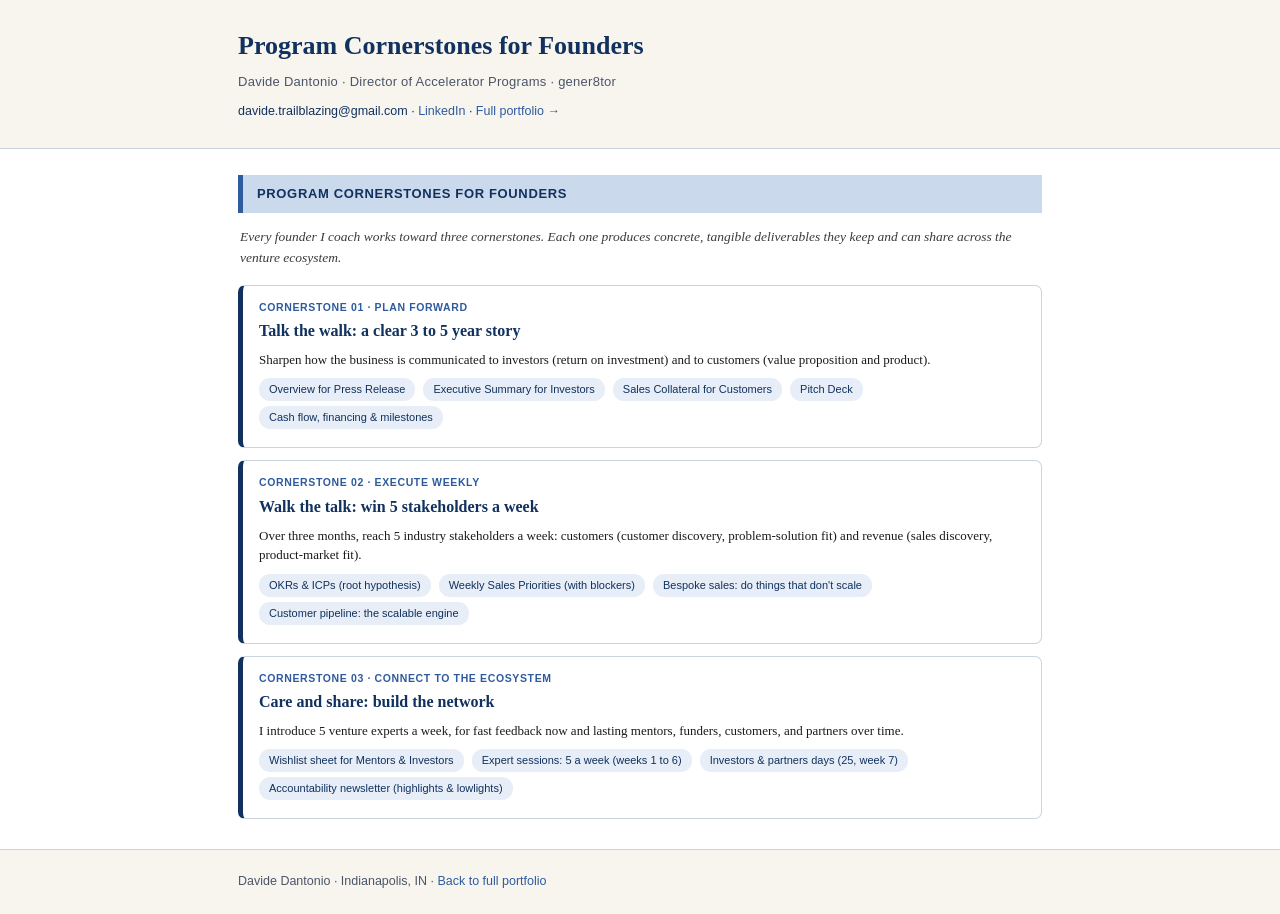
<file: cornerstones.html>
<!DOCTYPE html>
<html lang="en">
<head>
<meta charset="UTF-8">
<link rel="icon" type="image/gif" href="favicon.gif">
<meta name="viewport" content="width=device-width, initial-scale=1.0">
<title>Program Cornerstones for Founders · Davide Dantonio</title>
<meta name="description" content="The three cornerstones of Davide Dantonio's accelerator program for founders, and the tangible deliverables each one produces.">
<style>
  :root{--navy:#11315E;--gold:#2E5A9E;--cream:#f8f5ef;--sand:#E7EEF7;--body:#1a1a1a;--mid:#4a5568;--border:#cbd5e0;}
  *{box-sizing:border-box;margin:0;padding:0;}
  body{font-family:Georgia,'Times New Roman',serif;color:var(--body);background:#fff;line-height:1.55;font-size:15px;}
  .container{max-width:860px;margin:0 auto;padding:0 28px;}
  .top{background:var(--cream);border-bottom:1px solid var(--border);padding:26px 0;}
  .top h1{font-size:26px;color:var(--navy);}
  .top .sub{font-family:'Helvetica Neue',Arial,sans-serif;font-size:13px;color:var(--mid);margin-top:6px;letter-spacing:.02em;}
  .top .contact{font-family:'Helvetica Neue',Arial,sans-serif;font-size:12.5px;color:var(--navy);margin-top:10px;}
  .top .contact a{color:var(--gold);text-decoration:none;}
  .section-title{background:#CBD9EC;border-left:5px solid var(--gold);padding:9px 14px;font-family:'Helvetica Neue',Arial,sans-serif;font-weight:700;letter-spacing:.05em;color:var(--navy);font-size:13px;margin:26px 0 14px;}
  .lead{font-size:13.5px;font-style:italic;color:#3a3a3a;margin:0 2px 16px;}
  .cs{border:1px solid var(--border);border-left:5px solid var(--navy);border-radius:7px;padding:13px 16px;margin-bottom:12px;}
  .cs .lbl{font-family:'Helvetica Neue',Arial,sans-serif;font-size:10.5px;font-weight:700;letter-spacing:.06em;color:var(--gold);}
  .cs .ttl{font-weight:700;color:var(--navy);font-size:16px;margin:4px 0 6px;}
  .cs .desc{font-size:13px;line-height:1.5;}
  .chips{margin-top:9px;font-family:'Helvetica Neue',Arial,sans-serif;font-size:11px;}
  .chip{display:inline-block;background:var(--sand);color:var(--navy);border-radius:11px;padding:3px 10px;margin:0 5px 5px 0;}
  footer{background:var(--cream);border-top:1px solid var(--border);padding:22px 0;margin-top:30px;font-family:'Helvetica Neue',Arial,sans-serif;font-size:12.5px;color:var(--mid);}
  footer a{color:var(--gold);text-decoration:none;}
</style>
</head>
<body>
  <div class="top"><div class="container">
    <h1>Program Cornerstones for Founders</h1>
    <div class="sub">Davide Dantonio &middot; Director of Accelerator Programs &middot; gener8tor</div>
    <div class="contact">davide.trailblazing@gmail.com &middot; <a href="https://www.linkedin.com/in/davide-dantonio">LinkedIn</a> &middot; <a href="./">Full portfolio &rarr;</a></div>
  </div></div>

  <div class="container">
    <div class="section-title">PROGRAM CORNERSTONES FOR FOUNDERS</div>
    <p class="lead">Every founder I coach works toward three cornerstones. Each one produces concrete, tangible deliverables they keep and can share across the venture ecosystem.</p>

    <div class="cs">
      <div class="lbl">CORNERSTONE 01 &middot; PLAN FORWARD</div>
      <div class="ttl">Talk the walk: a clear 3 to 5 year story</div>
      <div class="desc">Sharpen how the business is communicated to investors (return on investment) and to customers (value proposition and product).</div>
      <div class="chips">
        <span class="chip">Overview for Press Release</span>
        <span class="chip">Executive Summary for Investors</span>
        <span class="chip">Sales Collateral for Customers</span>
        <span class="chip">Pitch Deck</span>
        <span class="chip">Cash flow, financing &amp; milestones</span>
      </div>
    </div>

    <div class="cs">
      <div class="lbl">CORNERSTONE 02 &middot; EXECUTE WEEKLY</div>
      <div class="ttl">Walk the talk: win 5 stakeholders a week</div>
      <div class="desc">Over three months, reach 5 industry stakeholders a week: customers (customer discovery, problem-solution fit) and revenue (sales discovery, product-market fit).</div>
      <div class="chips">
        <span class="chip">OKRs &amp; ICPs (root hypothesis)</span>
        <span class="chip">Weekly Sales Priorities (with blockers)</span>
        <span class="chip">Bespoke sales: do things that don't scale</span>
        <span class="chip">Customer pipeline: the scalable engine</span>
      </div>
    </div>

    <div class="cs">
      <div class="lbl">CORNERSTONE 03 &middot; CONNECT TO THE ECOSYSTEM</div>
      <div class="ttl">Care and share: build the network</div>
      <div class="desc">I introduce 5 venture experts a week, for fast feedback now and lasting mentors, funders, customers, and partners over time.</div>
      <div class="chips">
        <span class="chip">Wishlist sheet for Mentors &amp; Investors</span>
        <span class="chip">Expert sessions: 5 a week (weeks 1 to 6)</span>
        <span class="chip">Investors &amp; partners days (25, week 7)</span>
        <span class="chip">Accountability newsletter (highlights &amp; lowlights)</span>
      </div>
    </div>
  </div>

  <footer><div class="container">Davide Dantonio &middot; Indianapolis, IN &middot; <a href="./">Back to full portfolio</a></div></footer>
</body>
</html>
</file>
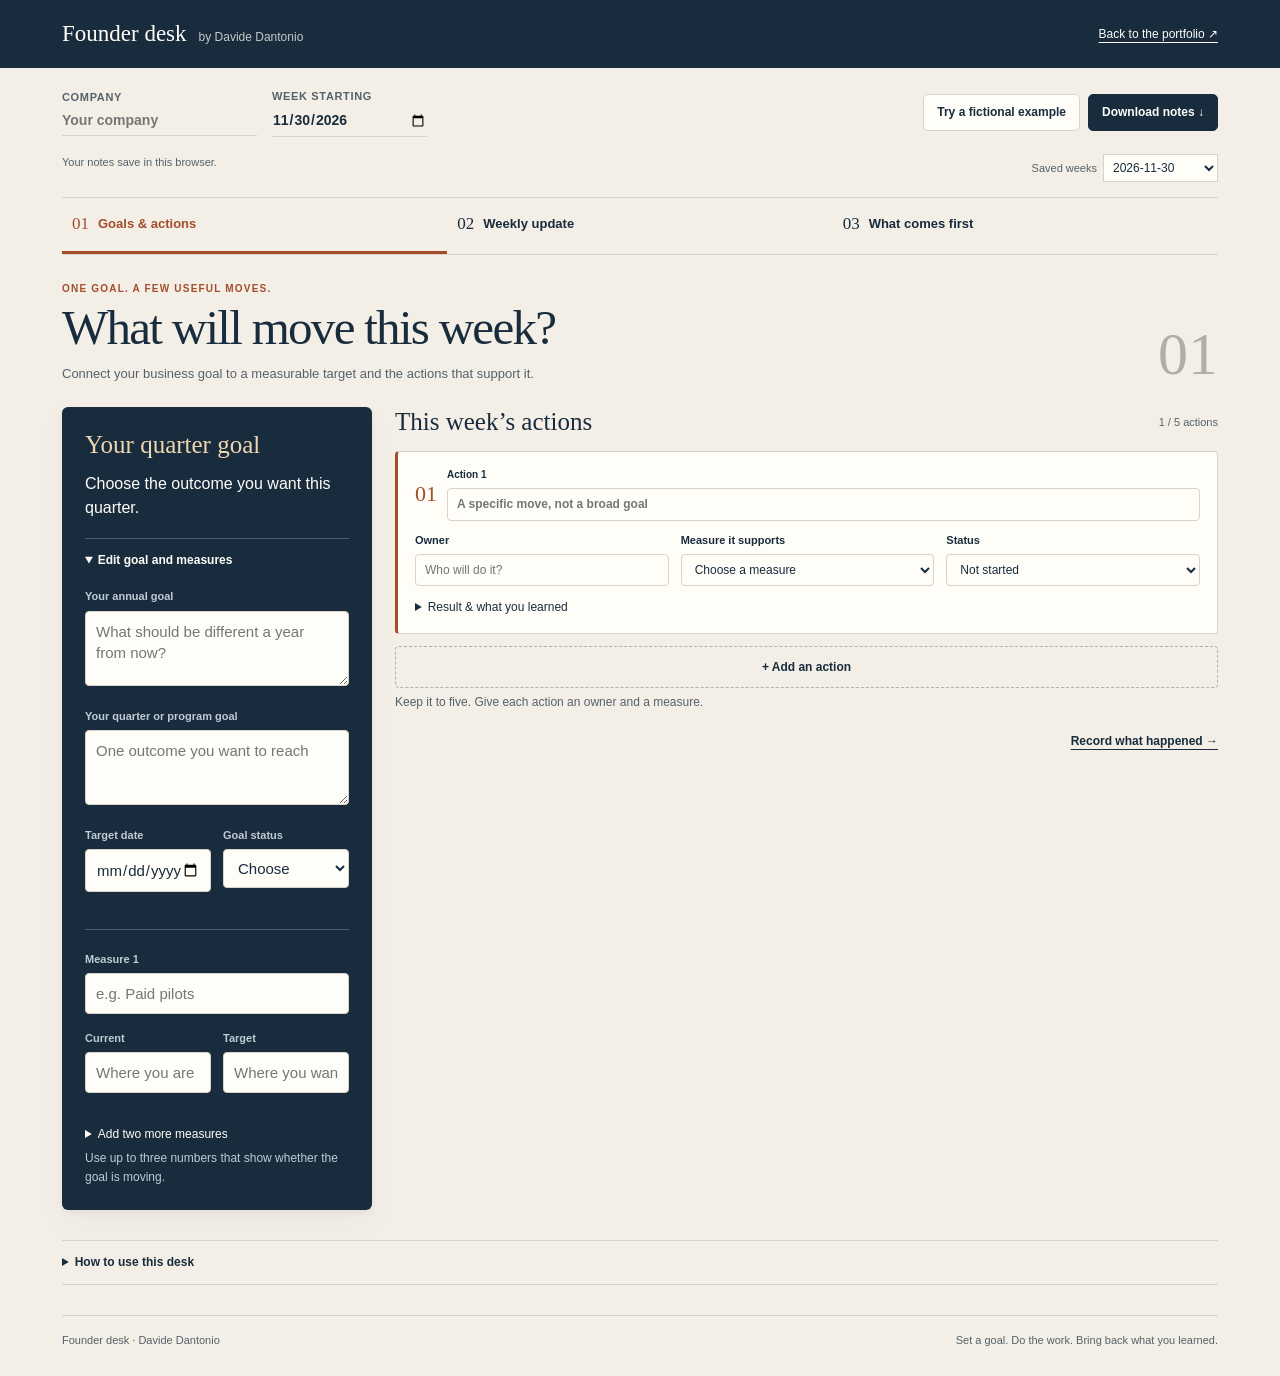
<file: founder-tools.html>
<!doctype html>
<html lang="en">
<head>
<meta charset="utf-8">
<meta name="viewport" content="width=device-width, initial-scale=1">
<meta http-equiv="Content-Security-Policy" content="default-src 'none'; script-src 'unsafe-inline'; style-src 'unsafe-inline'; base-uri 'none'; form-action 'none'">
<meta name="description" content="Set a business goal, plan this week's actions, record progress, and choose what needs attention first.">
<title>Founder desk · Davide Dantonio</title>
<style>
:root{--paper:#f3efe7;--white:#fffdf8;--ink:#182c3d;--muted:#55626b;--line:#d8d2c7;--rust:#a34d2b;--green:#28654f;--yellow:#936916;--red:#984743}*{box-sizing:border-box}body{margin:0;background:var(--paper);color:var(--ink);font:15px/1.55 'Avenir Next',Avenir,'Trebuchet MS',sans-serif}a{color:inherit;text-underline-offset:4px}a:hover{color:var(--rust)}button,input,textarea,select{font:inherit}button,a,input,textarea,select,summary{-webkit-tap-highlight-color:transparent}button{cursor:pointer}button,a,summary{touch-action:manipulation}:focus-visible{outline:3px solid var(--rust);outline-offset:4px}button:active,a:active{transform:translateY(1px)}[hidden]{display:none!important}.wrap{max-width:1220px;margin:auto;padding:0 32px}.skip{position:fixed;top:10px;left:20px;z-index:20;background:var(--white);padding:10px;clip-path:inset(50%);width:1px;height:1px;overflow:hidden}.skip:focus{clip-path:none;width:auto;height:auto}.masthead{background:var(--ink);color:var(--white)}.masthead .wrap{display:flex;align-items:center;justify-content:space-between;gap:20px;padding-top:16px;padding-bottom:16px}.brand{font-family:Palatino,'Palatino Linotype',Georgia,serif;font-size:23px;text-decoration:none}.byline{font:12px 'Avenir Next',Avenir,sans-serif;opacity:.75;margin-left:12px}.back{font-size:12px}.utility{display:flex;align-items:center;justify-content:space-between;gap:18px;padding-top:20px;padding-bottom:17px}.identity{display:flex;align-items:center;gap:15px;flex-wrap:wrap}.identity label{font-size:11px;font-weight:700;letter-spacing:.06em;color:var(--muted)}.identity input{display:block;background:transparent;border:0;border-bottom:1px solid var(--line);padding:4px 0;color:var(--ink);font-size:14px;width:195px;border-radius:0}.identity input[type=date]{width:155px}.utility-actions{display:flex;gap:8px;align-items:center;flex-wrap:wrap}.btn{border:1px solid var(--line);border-radius:5px;padding:8px 13px;color:var(--ink);background:var(--white);font-size:12px;font-weight:700}.btn:hover{border-color:var(--ink);background:#ece6da}.btn.primary{background:var(--ink);color:var(--white);border-color:var(--ink)}.btn.primary:hover{background:#304b60}.status-line{display:flex;gap:14px;justify-content:space-between;font-size:11px;color:var(--muted);padding-bottom:15px}.status-line p{margin:0}.banner{border:1px solid #d2b984;background:#f6e7c5;color:#62451a;padding:9px 14px;font-size:12px;border-radius:5px;margin-bottom:14px}.alert{border-color:#b2604c;color:#782f22;background:#f9e5dd}.steps{display:grid;grid-template-columns:repeat(3,1fr);border-top:1px solid var(--line);border-bottom:1px solid var(--line);margin-bottom:26px}.steps a{padding:13px 10px;text-decoration:none;font-size:13px;font-weight:700;border-bottom:3px solid transparent;display:flex;align-items:center;gap:9px}.steps a:hover{background:#eae3d6}.steps a[aria-current=page]{border-bottom-color:var(--rust);color:var(--rust)}.stepno{font-family:Georgia,serif;font-size:17px;font-weight:400}.view-head{display:flex;align-items:flex-end;justify-content:space-between;gap:20px;margin-bottom:23px}.eyebrow{text-transform:uppercase;letter-spacing:.12em;font-size:10px;font-weight:700;color:var(--rust);margin:0 0 6px}h1{font-family:Palatino,'Palatino Linotype',Georgia,serif;font-size:clamp(31px,4.2vw,49px);font-weight:400;letter-spacing:-.035em;line-height:1.08;margin:0 0 9px}.intro{margin:0;color:var(--muted);font-size:13px;max-width:580px}.view-head .index{font-family:Georgia,serif;color:#aeb0a8;font-size:60px;line-height:1}h2{font-family:Palatino,'Palatino Linotype',Georgia,serif;font-weight:400;font-size:25px;line-height:1.2;margin:0 0 12px}h3{font-size:14px;margin:0}.goal-layout{display:grid;grid-template-columns:310px 1fr;gap:23px;align-items:start}.goal-card{background:var(--ink);color:var(--white);padding:23px;border-radius:6px;box-shadow:0 3px 6px #182c3d0d,0 12px 30px #182c3d08}.goal-card h2{color:#eed7af}#goal-overview{font-size:16px;line-height:1.5;margin:0 0 16px;overflow-wrap:anywhere}#measure-overview{margin:0 0 18px}#measure-overview>div{border-top:1px solid #4c6171;padding:10px 0;display:flex;align-items:baseline;justify-content:space-between;gap:12px}#measure-overview dt{font-size:12px;line-height:1.4;overflow-wrap:anywhere}#measure-overview dd{margin:0;text-align:right;font-size:13px;min-width:65px;overflow-wrap:anywhere}#measure-overview small{display:block;font-size:9px;color:#c0cbd3}#goal-editor{border-top:1px solid #4c6171;padding-top:12px}#goal-editor>summary{font-weight:600}#goal-editor[open]>summary{margin-bottom:18px}.goal-card label{color:#c0cbd3}.goal-card input,.goal-card textarea{background:#223b4f;border-color:#4c6171;color:var(--white)}.goal-card input::placeholder,.goal-card textarea::placeholder{color:#acbbc5}.goal-card details{border-color:#4c6171}.goal-card .small{color:#c0cbd3}.goal-card .field{margin-bottom:16px}.goal-card .rule{height:1px;background:#4c6171;margin:21px 0}.small{font-size:12px;color:var(--muted);margin:5px 0 0}.field{display:block;min-width:0}.field>span,label .label{display:block;font-size:11px;font-weight:700;margin-bottom:5px}.field input,.field textarea,.field select{width:100%;min-width:0;border:1px solid var(--line);background:var(--white);color:var(--ink);padding:9px 10px;border-radius:4px;line-height:1.4}.field textarea{resize:vertical;min-height:75px}.field input::placeholder,.field textarea::placeholder{color:#717970;opacity:1}.field input:focus,.field textarea:focus{border-color:var(--rust)}.pair{display:grid;grid-template-columns:1fr 1fr;gap:12px}.triple{display:grid;grid-template-columns:1fr 1fr 1fr;gap:12px}.section-top{display:flex;justify-content:space-between;align-items:center;gap:10px;margin-bottom:14px}.section-top h2{margin:0}.count{font-size:11px;color:var(--muted)}.action{background:var(--white);border:1px solid var(--line);border-left:3px solid var(--rust);border-radius:4px;padding:15px 17px;margin-bottom:12px}.action-head{display:flex;align-items:center;gap:10px;margin-bottom:11px}.action-head .number{font-family:Georgia,serif;color:var(--rust);font-size:22px}.action-head label{flex:1}.action-head input{font-size:15px;font-weight:600}.action-head .field>span{font-size:10px}.action details{margin-top:12px}.action input,.action select,.action textarea{padding:7px 9px;font-size:12px}.action details textarea{min-height:60px}.action .small{font-size:10px}.plus{width:100%;border:1px dashed #aab2b6;background:transparent;text-align:center;padding:11px;font-size:12px;font-weight:700;border-radius:4px;color:var(--ink)}.plus:hover{background:#ece6da}.plus:disabled{opacity:.6;cursor:default}.nextline{display:flex;justify-content:flex-end;margin-top:20px}.nextline a{font-size:12px;font-weight:700}.references{margin:30px 0;border-top:1px solid var(--line);border-bottom:1px solid var(--line);padding:12px 0;font-size:12px}.references summary{font-weight:600}.references p{max-width:780px;color:var(--muted)}.references li{margin:6px 0}summary{cursor:pointer;font-size:12px;line-height:1.6}details[open]>summary{margin-bottom:12px}.notes{display:grid;grid-template-columns:repeat(2,1fr);gap:16px}.note{background:var(--white);border:1px solid var(--line);border-top:3px solid var(--green);border-radius:4px;padding:19px}.note.ongoing{border-top-color:var(--yellow)}.note.blockers{border-top-color:var(--red)}.note.help{border-top-color:#3f6682}.note h2{font-size:23px;margin-bottom:4px}.note .small{margin-bottom:13px}.note textarea{min-height:165px;background:#fdfbf6;font-size:14px;line-height:1.7}.linked-goal{display:flex;gap:10px;align-items:baseline;background:#e7e6da;border-left:3px solid var(--green);padding:12px 15px;font-size:12px;margin-bottom:20px}.linked-goal strong{white-space:nowrap}.linked-goal span{overflow-wrap:anywhere}.priority-layout{display:grid;grid-template-columns:1.1fr 1fr;gap:22px;align-items:start}.priority-entry{border-bottom:1px solid var(--line);padding-bottom:16px;margin-bottom:16px}.priority-entry>.field{margin-bottom:9px}.priority-entry .pair{gap:9px}.priority-entry input,.priority-entry select{font-size:12px;padding:8px}.priority-entry details{margin-top:9px}.priority-entry textarea{font-size:12px;min-height:60px}.matrix{display:grid;grid-template-columns:1fr 1fr;gap:9px}.quadrant{border:1px solid var(--line);background:var(--white);padding:14px;min-height:138px;border-radius:4px}.quadrant[data-quadrant=p1]{background:#e7eee5;border-color:#97b29d}.quadrant[data-quadrant=p2]{background:#f4ebd9}.quadrant h3{font-size:13px}.quadrant p{font-size:10px;color:var(--muted);margin:4px 0 8px}.quadrant ul{list-style:none;margin:0;padding:0}.quadrant li{font-size:12px;padding:6px 0;border-top:1px solid #182c3d17;overflow-wrap:anywhere}.empty{font-size:11px;color:var(--muted);font-style:italic}.decision{background:var(--ink);color:var(--white);margin-top:14px;padding:17px;border-radius:5px}.decision h2{font-size:21px;margin-bottom:9px}.decision p{font-size:12px;color:#c1cdd4}.decision label{display:flex;gap:9px;align-items:flex-start;margin:8px 0;font-size:12px;cursor:pointer;overflow-wrap:anywhere}.decision input{margin:4px 0 0;accent-color:#b9633d}.decision .field{margin-top:14px;display:block}.decision textarea{background:#223b4f;border-color:#4c6171;color:var(--white);font-size:12px;min-height:62px}.decision label>span{font-size:12px;font-weight:400}.guide{margin:0 0 19px;border-bottom:1px solid var(--line);padding-bottom:12px}.guide .questions{display:grid;grid-template-columns:repeat(3,1fr);gap:20px;font-size:12px;margin-top:12px}.guide p{margin:0}.guide strong{display:block;margin-bottom:4px}.export-error{margin-top:15px}footer{padding:16px 0 27px;border-top:1px solid var(--line);color:var(--muted);font-size:11px;display:flex;gap:20px;justify-content:space-between}footer p{margin:0}#saved-weeks{max-width:185px;padding:5px;font-size:12px;border:1px solid var(--line);background:var(--white);color:var(--ink)}.saved-label{font-size:11px;color:var(--muted);display:flex;align-items:center;gap:6px}#save-status.error{color:#963f27;font-weight:600}noscript{display:block;padding:30px;font-size:18px}
@media(max-width:820px){.wrap{padding:0 22px}.utility{align-items:flex-start;flex-direction:column}.utility-actions{align-self:flex-start}.goal-layout{grid-template-columns:270px 1fr;gap:17px}.action .triple{grid-template-columns:1fr}.priority-layout{grid-template-columns:1fr}.priority-right{grid-row:1}.view-head .index{font-size:47px}.byline{display:block;margin:0;font-size:10px}.notes{gap:12px}.guide .questions{grid-template-columns:1fr;gap:12px}}
@media(max-width:570px){.wrap{padding:0 16px}.masthead .wrap{padding-top:12px;padding-bottom:12px}.brand{font-size:21px}.back{font-size:11px}.identity{gap:12px}.identity input{width:155px}.identity input[type=date]{width:140px}.status-line{display:block}.status-line p+ p{margin-top:4px}.steps{margin-bottom:23px}.steps a{padding:11px 7px;font-size:11px;gap:6px;line-height:1.3}.stepno{font-size:14px}.goal-layout{grid-template-columns:1fr}.goal-card{padding:20px}.goal-card .field{margin-bottom:12px}.goal-card textarea{min-height:100px}.notes{grid-template-columns:1fr}.note textarea{min-height:140px}.view-head .index{display:none}.action .triple{grid-template-columns:1fr 1fr}.action .triple .field:last-child{grid-column:1/-1}.view-head{margin-bottom:20px}.linked-goal{display:block}.linked-goal strong{display:block}.priority-right{grid-row:auto}.quadrant{padding:11px}.view-head h1{font-size:36px}.utility-actions{gap:7px}.btn{padding:8px 10px}.saved-label{width:100%}.matrix{gap:7px}.references{margin:24px 0}footer{display:block}footer p+p{margin-top:6px}}
@media print{.masthead,.utility-actions,.steps,.references,.nextline,.plus,footer{display:none}body{background:white}.wrap{max-width:none;padding:0}.goal-layout,.priority-layout{grid-template-columns:1fr 1fr}.view-head h1{font-size:28px}.goal-card{background:white;color:black;border:1px solid #aaa}.goal-card input,.goal-card textarea{background:white;color:black}.goal-card label{color:black}textarea{min-height:100px!important}details{break-inside:avoid}.action,.note{break-inside:avoid}}
</style>
</head>
<body>
<a href="#workspace" class="skip">Skip to workspace</a>
<header class="masthead"><div class="wrap"><a class="brand" href="index.html">Founder desk<span class="byline">by Davide Dantonio</span></a><a class="back" href="index.html#blk-aios">Back to the portfolio ↗</a></div></header>
<noscript>Turn on JavaScript to edit and save your workspace. The original worksheets are linked below.</noscript>
<div class="wrap">
<div class="utility"><div class="identity"><label>COMPANY<input id="company" data-field="company" maxlength="120" placeholder="Your company" autocomplete="organization"></label><label>WEEK STARTING<input id="week" type="date" aria-label="Week starting"></label></div><div class="utility-actions"><button class="btn" id="example" type="button">Try a fictional example</button><button class="btn primary" id="export" type="button">Download notes ↓</button></div></div>
<div class="status-line"><p id="save-status" role="status">Your notes save in this browser.</p><label class="saved-label">Saved weeks <select id="saved-weeks" aria-label="Saved weeks"><option value="">Choose a week</option></select></label></div>
<div id="example-banner" class="banner" hidden><strong>Fictional example: Fieldnote.</strong> Try the tools freely. Your personal workspace stays separate.</div>
<div id="storage-warning" class="banner alert" role="alert" hidden></div>
<nav class="steps" aria-label="Founder workspace"><a href="#goals" data-view="goals"><span class="stepno">01</span> Goals &amp; actions</a><a href="#weekly" data-view="weekly"><span class="stepno">02</span> Weekly update</a><a href="#priorities" data-view="priorities"><span class="stepno">03</span> What comes first</a></nav>
<main id="workspace" tabindex="-1">
<section id="goals" data-panel="goals" aria-labelledby="goals-title">
<div class="view-head"><div><p class="eyebrow">One goal. A few useful moves.</p><h1 id="goals-title">What will move this week?</h1><p class="intro">Connect your business goal to a measurable target and the actions that support it.</p></div><span class="index" aria-hidden="true">01</span></div>
<div class="goal-layout"><aside class="goal-card"><h2>Your quarter goal</h2><p id="goal-overview"></p><dl id="measure-overview"></dl><details id="goal-editor"><summary>Edit goal and measures</summary><label class="field"><span>Your annual goal</span><textarea data-field="annual" rows="2" placeholder="What should be different a year from now?" maxlength="1500"></textarea></label><label class="field"><span>Your quarter or program goal</span><textarea data-field="quarter" rows="2" placeholder="One outcome you want to reach" maxlength="1500"></textarea></label><div class="pair"><label class="field"><span>Target date</span><input data-field="due" type="date"></label><label class="field"><span>Goal status</span><select data-field="goalStatus"><option value="">Choose</option><option>On track</option><option>At risk</option><option>Done</option></select></label></div><div class="rule"></div><div id="metrics"></div><details><summary>Add two more measures</summary><div id="extra-metrics"></div></details><p class="small">Use up to three numbers that show whether the goal is moving.</p></details></aside><div><div class="section-top"><h2>This week’s actions</h2><span class="count" id="action-count"></span></div><div id="actions"></div><button id="add-action" class="plus" type="button">+ Add an action</button><p class="small">Keep it to five. Give each action an owner and a measure.</p><div class="nextline"><a href="#weekly">Record what happened →</a></div></div></div>
</section>
<section id="weekly" data-panel="weekly" aria-labelledby="weekly-title" hidden>
<div class="view-head"><div><p class="eyebrow">Bring this to your next 1:1.</p><h1 id="weekly-title">What happened this week?</h1><p class="intro">Separate results from work in progress. Make the help you need easy to act on.</p></div><span class="index" aria-hidden="true">02</span></div>
<div class="linked-goal"><strong>Your quarter goal</strong><span data-goal-summary>Add your goal in Goals &amp; actions.</span></div>
<div class="notes"><article class="note"><h2>Wins &amp; discoveries</h2><p class="small">What changed? Include a result, a number, or something you learned.</p><label class="field"><span>Wins and discoveries</span><textarea data-week-field="wins" maxlength="10000" placeholder="A customer outcome, a tested assumption, a milestone..." rows="5"></textarea></label></article><article class="note ongoing"><h2>In motion</h2><p class="small">What are you testing or working on? Name the next step.</p><label class="field"><span>Work in progress</span><textarea data-week-field="ongoing" maxlength="10000" placeholder="Work underway, who owns it, and what happens next..." rows="5"></textarea></label></article><article class="note blockers"><h2>Blockers &amp; learnings</h2><p class="small">What stalled or failed? What did that teach you?</p><label class="field"><span>Blockers and learnings</span><textarea data-week-field="blockers" maxlength="10000" placeholder="The obstacle, what you tried, and what you learned..." rows="5"></textarea></label></article><article class="note help"><h2>Help wanted</h2><p class="small">Ask for one specific introduction, decision, or piece of advice.</p><label class="field"><span>Help wanted</span><textarea data-week-field="help" maxlength="10000" placeholder="I need help with... from... by..." rows="5"></textarea></label></article></div><div class="nextline"><a href="#priorities">Choose what needs attention next →</a></div>
</section>
<section id="priorities" data-panel="priorities" aria-labelledby="priorities-title" hidden>
<div class="view-head"><div><p class="eyebrow">Step back before adding more work.</p><h1 id="priorities-title">What needs your attention first?</h1><p class="intro">Compare the impact and effort of each move. Then make your own decision.</p></div><span class="index" aria-hidden="true">03</span></div>
<details class="guide"><summary>Three questions before you decide</summary><div class="questions"><p><strong>What protects the goal?</strong>If you could fix one thing this quarter, which change would matter most?</p><p><strong>What is getting in the way?</strong>Use your weekly blockers and the gaps you have been postponing.</p><p><strong>What will it take?</strong>Consider the team’s time, dependencies, and money. Write down your assumptions.</p></div></details>
<div class="priority-layout"><div><div class="section-top"><h2>The moves to consider</h2><span class="count">Your assessment</span></div><div id="priority-entries"></div><button class="plus" id="add-priority" type="button">+ Compare another move</button></div><div class="priority-right"><div class="section-top"><h2>Impact × effort</h2></div><div class="matrix"><div class="quadrant" data-quadrant="p1"><h3>P1 · Do now</h3><p>High impact · Low effort</p><ul></ul></div><div class="quadrant" data-quadrant="p2"><h3>P2 · Plan</h3><p>High impact · High effort</p><ul></ul></div><div class="quadrant" data-quadrant="p3"><h3>P3 · If time allows</h3><p>Low impact · Low effort</p><ul></ul></div><div class="quadrant" data-quadrant="park"><h3>Park it</h3><p>Low impact · High effort</p><ul></ul></div></div><p class="small">Placed using your ratings. Account for deadlines and dependencies before choosing.</p><div class="decision"><h2>Your first move</h2><div id="first-move"></div><label class="field"><span>Why this first? What is the next step?</span><textarea data-week-field="decision" maxlength="3000" placeholder="The reason, the owner, and when you will act" rows="2"></textarea></label></div></div></div><div class="nextline"><a href="#goals">Take your decision into this week’s actions →</a></div>
</section>
<div id="export-error" class="banner alert export-error" role="alert" hidden></div>
<details class="references"><summary>How to use this desk</summary><p>Adapted from Davide’s founder coaching worksheets. Use Goals &amp; actions to set direction, Weekly update to record progress, and What comes first to compare your next moves. These are manual tools; the ratings and decisions are yours.</p><p>Your entries stay in this browser and are not sent to Davide. Browser storage is not a backup and does not sync between devices. Download your notes to keep a copy. Example mode resets when reloaded and never overwrites your workspace.</p></details>
</main>
<footer><p>Founder desk · Davide Dantonio</p><p>Set a goal. Do the work. Bring back what you learned.</p></footer>
</div>
<script>
'use strict';
const KEY='dd-founder-desk-v1';
const today=()=>{const d=new Date();d.setDate(d.getDate()-((d.getDay()+6)%7));return `${d.getFullYear()}-${String(d.getMonth()+1).padStart(2,'0')}-${String(d.getDate()).padStart(2,'0')}`;};
const blankAction=()=>({action:'',owner:'',metric:'',status:'Not started',result:'',learning:''});
const blankPriority=()=>({move:'',impact:'',effort:'',reason:''});
const blankWeek=()=>({actions:[blankAction()],wins:'',ongoing:'',blockers:'',help:'',priorities:[blankPriority()],first:'',decision:''});
const blankState=()=>({version:1,company:'',annual:'',quarter:'',due:'',goalStatus:'',metrics:Array.from({length:3},()=>({name:'',current:'',target:''})),week:today(),weeks:{}});
const exampleState=()=>{const d=blankState();Object.assign(d,{company:'Fieldnote · fictional example',annual:'Build a repeatable way to win and retain small business customers.',quarter:'Sign three paid pilots with independent repair shops.',due:'2026-12-18',goalStatus:'On track',week:'2026-09-07',metrics:[{name:'Paid pilots',current:'0',target:'3'},{name:'Buying-process interviews',current:'6',target:'15'},{name:'Pilot offers sent',current:'1',target:'5'}]});d.weeks[d.week]={actions:[{action:'Run three buying-process interviews',owner:'Alex · founder',metric:'1',status:'In progress',result:'Two completed. Both owners approve purchases themselves.',learning:'Ask the third owner what would trigger a paid pilot.'},{action:'Send a pilot offer to two shop owners',owner:'Sam · co-founder',metric:'2',status:'Not started',result:'',learning:''},{action:'Test the booking handoff with one shop',owner:'Alex · founder',metric:'0',status:'In progress',result:'',learning:''}],wins:'Two shop owners described the same problem: bookings get lost between phone calls and the front desk.\n\nBoth agreed to review a short pilot offer.',ongoing:'Preparing two paid pilot offers. Sam owns pricing; Alex will review the handoff with one shop.',blockers:'The first offer had too many features. The owner could not tell what would change in their day.\n\nLearning: test one booking handoff before adding more.',help:'An introduction to a repair-shop owner who has bought scheduling software.\n\nI want feedback on our pilot scope before sending the next offers.',priorities:[{move:'Run the three booked interviews',impact:'High',effort:'Low',reason:'Already booked. Their buying process will shape the pilot offer.'},{move:'Build a calendar integration',impact:'High',effort:'High',reason:'Could remove a handoff, but needs engineering time and evidence from the pilot.'},{move:'Rewrite the company newsletter',impact:'Low',effort:'Low',reason:'Useful later. It does not answer our pilot question this week.'}],first:'0',decision:'Run the interviews first. Alex will use the findings to narrow the pilot offer on Friday.'};return d;};
const $=s=>document.querySelector(s);const all=s=>[...document.querySelectorAll(s)];
let example=new URL(location.href).searchParams.get('example')==='1', canSave=true, personal=blankState(), state;
function warning(message){$('#storage-warning').textContent=message;$('#storage-warning').hidden=false;$('#save-status').classList.add('error');}
function validState(d){const str=v=>typeof v==='string'&&v.length<=20000;const record=v=>v&&typeof v==='object'&&!Array.isArray(v);const date=v=>/^\d{4}-\d{2}-\d{2}$/.test(v)&&!Number.isNaN(Date.parse(v));return record(d)&&d.version===1&&['company','annual','quarter','due','goalStatus','week'].every(k=>str(d[k]))&&date(d.week)&&Array.isArray(d.metrics)&&d.metrics.length===3&&d.metrics.every(m=>record(m)&&['name','current','target'].every(k=>str(m[k])))&&record(d.weeks)&&Object.entries(d.weeks).every(([key,w])=>date(key)&&record(w)&&['wins','ongoing','blockers','help','first','decision'].every(k=>str(w[k]))&&Array.isArray(w.actions)&&w.actions.length>=1&&w.actions.length<=5&&w.actions.every(a=>record(a)&&['action','owner','metric','status','result','learning'].every(k=>str(a[k])))&&Array.isArray(w.priorities)&&w.priorities.length>=1&&w.priorities.length<=8&&w.priorities.every(p=>record(p)&&['move','impact','effort','reason'].every(k=>str(p[k]))));}
try{const raw=localStorage.getItem(KEY);if(raw){const d=JSON.parse(raw);if(!validState(d))throw new Error('Saved notes have an unfamiliar format.');personal=d;}}catch(e){canSave=false;warning('Saved notes could not be opened. Existing browser data has been left untouched. You can still work here and download your notes.');}
state=example?exampleState():personal;
function week(){return state.weeks[state.week]||(state.weeks[state.week]=blankWeek());}
function save(){if(example){$('#save-status').textContent='Fictional example · edits last until reload.';return;}if(!canSave){$('#save-status').textContent='Not saved. Download notes to keep your work.';return;}try{localStorage.setItem(KEY,JSON.stringify(state));$('#save-status').textContent='Saved in this browser · '+new Date().toLocaleTimeString([],{hour:'2-digit',minute:'2-digit'});$('#save-status').classList.remove('error');}catch(e){$('#save-status').textContent='Not saved. Download notes to keep your work.';warning('This browser could not save your notes. Keep this page open and download a copy.');}}
const esc=s=>String(s).replace(/[&<>"']/g,c=>({'&':'&amp;','<':'&lt;','>':'&gt;','"':'&quot;',"'":'&#39;'}[c]));
const options=(items,value)=>items.map(item=>`<option value="${esc(item[0])}"${item[0]===value?' selected':''}>${esc(item[1])}</option>`).join('');
function metricMarkup(m,i){return `<div class="field"><label class="field"><span>Measure ${i+1}</span><input data-metric="${i}" data-key="name" value="${esc(m.name)}" maxlength="150" placeholder="e.g. Paid pilots"></label><div class="pair"><label class="field"><span>Current</span><input data-metric="${i}" data-key="current" value="${esc(m.current)}" maxlength="100" placeholder="Where you are"></label><label class="field"><span>Target</span><input data-metric="${i}" data-key="target" value="${esc(m.target)}" maxlength="100" placeholder="Where you want to be"></label></div></div>`;}
function metricOptions(value){return options([['','Choose a measure'],...state.metrics.map((m,i)=>[String(i),m.name||'Measure '+(i+1)])],value);}
function renderActions(){const actions=week().actions;$('#action-count').textContent=actions.length+' / 5 actions';$('#actions').innerHTML=actions.map((a,i)=>`<article class="action"><div class="action-head"><span class="number" aria-hidden="true">${String(i+1).padStart(2,'0')}</span><label class="field"><span>Action ${i+1}</span><input data-action="${i}" data-key="action" value="${esc(a.action)}" maxlength="600" placeholder="A specific move, not a broad goal"></label></div><div class="triple"><label class="field"><span>Owner</span><input data-action="${i}" data-key="owner" value="${esc(a.owner)}" maxlength="120" placeholder="Who will do it?"></label><label class="field"><span>Measure it supports</span><select data-action="${i}" data-key="metric">${metricOptions(a.metric)}</select></label><label class="field"><span>Status</span><select data-action="${i}" data-key="status">${options(['Not started','In progress','Blocked','Done'].map(v=>[v,v]),a.status)}</select></label></div><details><summary>Result &amp; what you learned</summary><div class="pair"><label class="field"><span>Real result</span><textarea data-action="${i}" data-key="result" maxlength="3000" placeholder="What actually happened">${esc(a.result)}</textarea></label><label class="field"><span>Learning / next step</span><textarea data-action="${i}" data-key="learning" maxlength="3000" placeholder="What changes next week?">${esc(a.learning)}</textarea></label></div></details></article>`).join('');$('#add-action').disabled=actions.length>=5;}
function renderPriorities(){const priorities=week().priorities;$('#priority-entries').innerHTML=priorities.map((p,i)=>`<article class="priority-entry"><label class="field"><span>Move ${i+1}</span><input data-priority="${i}" data-key="move" maxlength="500" value="${esc(p.move)}" placeholder="What might you do next?"></label><div class="pair"><label class="field"><span>Impact on your goal</span><select data-priority="${i}" data-key="impact">${options([['','Choose'],['High','High'],['Low','Low']],p.impact)}</select></label><label class="field"><span>Effort for your team</span><select data-priority="${i}" data-key="effort">${options([['','Choose'],['Low','Low'],['High','High']],p.effort)}</select></label></div><details><summary>Why these ratings?</summary><label class="field"><span>Evidence, assumptions &amp; dependencies</span><textarea data-priority="${i}" data-key="reason" maxlength="3000" placeholder="What makes this worthwhile? What would it take?">${esc(p.reason)}</textarea></label></details></article>`).join('');$('#add-priority').disabled=priorities.length>=8;renderMatrix();}
function renderMatrix(){const p=week().priorities;all('[data-quadrant] ul').forEach(el=>el.replaceChildren());p.forEach(item=>{if(!item.move.trim()||!['High','Low'].includes(item.impact)||!['High','Low'].includes(item.effort))return;const quadrant=item.impact==='High'?(item.effort==='Low'?'p1':'p2'):(item.effort==='Low'?'p3':'park');const li=document.createElement('li');li.textContent=item.move;$(`[data-quadrant="${quadrant}"] ul`).append(li);});all('[data-quadrant] ul').forEach(el=>{if(!el.children.length){const li=document.createElement('li');li.className='empty';li.textContent='No moves placed here yet.';el.append(li);}});$('#first-move').innerHTML=p.map((item,i)=>item.move.trim()?`<label><input type="radio" name="first-move" value="${i}"${week().first===String(i)?' checked':''}><span>${esc(item.move)}</span></label>`:'').join('')||'<p>Add a move, then choose the one you will start with.</p>';}
function renderSavedWeeks(){const keys=Object.keys(state.weeks).sort().reverse();$('#saved-weeks').innerHTML=options([['','Choose a week'],...keys.map(k=>[k,k])],state.week);}
function renderGoalSummary(){
 const goal=state.quarter.trim()||state.annual.trim();
 $('#goal-overview').textContent=goal||'Choose the outcome you want this quarter.';
 const measures=state.metrics.filter(m=>m.name.trim()||m.current.trim()||m.target.trim());
 $('#measure-overview').innerHTML=measures.map(m=>`<div><dt>${esc(m.name||'Measure')}</dt><dd>${esc(m.current||'Not set')} → ${esc(m.target||'Not set')}<small>current → target</small></dd></div>`).join('');
 all('[data-goal-summary]').forEach(el=>el.textContent=state.quarter||'Add your goal in Goals & actions.');
 return Boolean(goal||measures.length||state.due||state.goalStatus);
}
function render(){week();all('[data-field]').forEach(el=>el.value=state[el.dataset.field]);all('[data-week-field]').forEach(el=>el.value=week()[el.dataset.weekField]);$('#week').value=state.week;$('#metrics').innerHTML=metricMarkup(state.metrics[0],0);$('#extra-metrics').innerHTML=state.metrics.slice(1).map((m,i)=>metricMarkup(m,i+1)).join('');renderActions();renderPriorities();renderSavedWeeks();$('#example-banner').hidden=!example;$('#example').textContent=example?'Return to my workspace':'Try a fictional example';$('#goal-editor').open=!renderGoalSummary();if(example)$('#save-status').textContent='Fictional example · edits last until reload.';else if(!canSave)$('#save-status').textContent='Not saved. Download notes to keep your work.';else $('#save-status').textContent='Your notes save in this browser.';}
function showView(focus=false){if(location.hash==='#workspace')return;const id=['goals','weekly','priorities'].includes(location.hash.slice(1))?location.hash.slice(1):'goals';all('[data-panel]').forEach(el=>el.hidden=el.dataset.panel!==id);all('[data-view]').forEach(el=>{if(el.dataset.view===id)el.setAttribute('aria-current','page');else el.removeAttribute('aria-current');});document.title=({goals:'Goals & actions',weekly:'Weekly update',priorities:'What comes first'})[id]+' · Founder desk';if(focus){$('#workspace').focus({preventScroll:true});$('#workspace').scrollIntoView({block:'start',behavior:'instant'});}}
document.addEventListener('input',e=>{const el=e.target,key=el.dataset.key;if(el.matches('[data-field]')){state[el.dataset.field]=el.value;renderGoalSummary();}else if(el.matches('[data-week-field]')){week()[el.dataset.weekField]=el.value;}else if(el.matches('[data-metric]')){state.metrics[Number(el.dataset.metric)][key]=el.value;renderGoalSummary();if(key==='name')all('[data-action][data-key="metric"]').forEach(x=>{const current=x.value;x.innerHTML=metricOptions(current);});}else if(el.matches('[data-action]'))week().actions[Number(el.dataset.action)][key]=el.value;else if(el.matches('[data-priority]')){week().priorities[Number(el.dataset.priority)][key]=el.value;renderMatrix();}else if(el.name==='first-move')week().first=el.value;else return;save();});
function selectWeek(value){if(!/^\d{4}-\d{2}-\d{2}$/.test(value)||Number.isNaN(Date.parse(value))){$('#week').value=state.week;return;}state.week=value;render();save();}
$('#week').addEventListener('change',e=>selectWeek(e.target.value));$('#saved-weeks').addEventListener('change',e=>{if(e.target.value)selectWeek(e.target.value);});
$('#add-action').addEventListener('click',()=>{if(week().actions.length>=5)return;week().actions.push(blankAction());renderActions();save();$(`[data-action="${week().actions.length-1}"][data-key="action"]`).focus();});
$('#add-priority').addEventListener('click',()=>{if(week().priorities.length>=8)return;week().priorities.push(blankPriority());renderPriorities();save();$(`[data-priority="${week().priorities.length-1}"][data-key="move"]`).focus();});
$('#example').addEventListener('click',()=>{if(example){state=personal;example=false;}else{personal=state;state=exampleState();example=true;}const url=new URL(location.href);if(example)url.searchParams.set('example','1');else url.searchParams.delete('example');history.replaceState(null,'',url);render();});
function exportNotes(){const lines=[example?'FICTIONAL EXAMPLE · FOUNDER DESK':'FOUNDER DESK',state.company||'Company not set','',`Annual goal: ${state.annual}`,`Quarter / program goal: ${state.quarter}`,`Target date: ${state.due}`,`Goal status: ${state.goalStatus}`,'','MEASURES',...state.metrics.filter(m=>m.name||m.current||m.target).map(m=>`${m.name}: current ${m.current}; target ${m.target}`)];Object.entries(state.weeks).sort(([a],[b])=>a.localeCompare(b)).forEach(([date,w])=>{lines.push('','WEEK STARTING '+date,'','ACTIONS');w.actions.forEach((a,i)=>{if(!a.action&&!a.result&&!a.learning)return;lines.push(`${i+1}. ${a.action}`,`Owner: ${a.owner} | Measure: ${(a.metric!==''?state.metrics[Number(a.metric)]?.name:'')||'Not set'} | Status: ${a.status}`,`Result: ${a.result}`,`Learning / next step: ${a.learning}`);});[['WINS & DISCOVERIES','wins'],['IN MOTION','ongoing'],['BLOCKERS & LEARNINGS','blockers'],['HELP WANTED','help']].forEach(([title,key])=>lines.push('',title,w[key]));lines.push('','PRIORITIES');w.priorities.forEach((p,i)=>{if(p.move)lines.push(`${i+1}. ${p.move}`,`Impact: ${p.impact||'Unrated'} | Effort: ${p.effort||'Unrated'}`,`Reasoning: ${p.reason}`);});lines.push('','FIRST MOVE',w.priorities[Number(w.first)]&&w.first!==''?w.priorities[Number(w.first)].move:'Not selected',w.decision);});return lines.join('\n');}
$('#export').addEventListener('click',()=>{let url;try{url=URL.createObjectURL(new Blob([exportNotes()],{type:'text/plain;charset=utf-8'}));const a=document.createElement('a');a.href=url;a.download=(example?'fictional-example-':'')+'founder-notes-'+state.week+'.txt';document.body.append(a);a.click();a.remove();$('#export-error').hidden=true;setTimeout(()=>URL.revokeObjectURL(url),30000);}catch(e){if(url)URL.revokeObjectURL(url);$('#export-error').hidden=false;$('#export-error').textContent='The download could not start. Keep this page open and copy your notes before leaving.';}});
window.addEventListener('hashchange',()=>showView(true));
window.addEventListener('storage',e=>{if(e.key===KEY){canSave=false;warning('This workspace changed in another tab. Automatic saving is paused to protect both versions. Download any edits here, then reload to see the other tab’s notes.');if(!example)$('#save-status').textContent='Saving paused. Download your edits before reloading.';}});
render();showView();
</script>
</body>
</html>
</file>
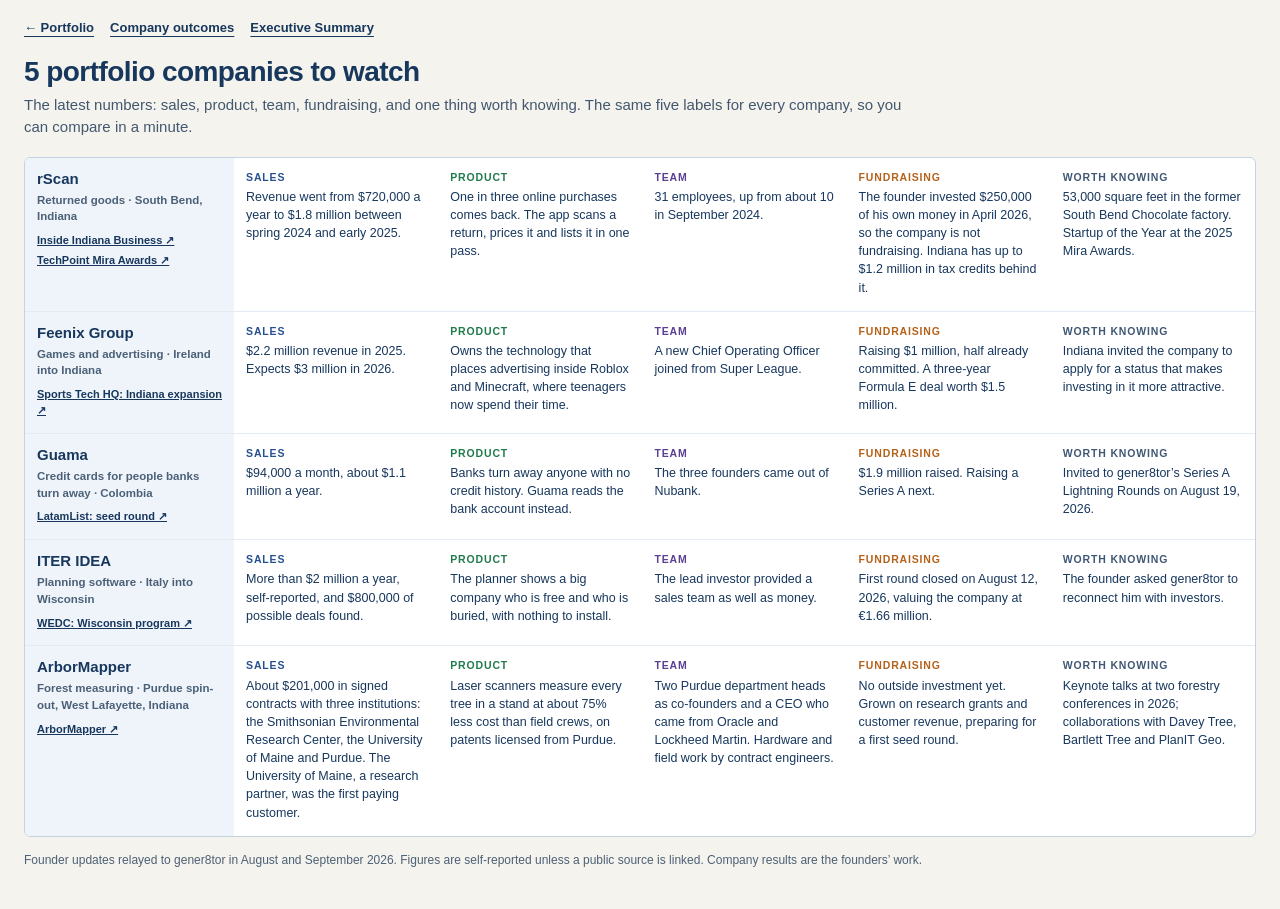
<file: latest-numbers.html>
<!doctype html><html lang="en"><head><meta charset="utf-8"><meta name="viewport" content="width=device-width,initial-scale=1"><title>Davide Dantonio · 5 portfolio companies to watch</title><link rel="icon" type="image/gif" href="favicon.gif"><meta name="description" content="Five companies from Davide Dantonio’s accelerator work, with the latest sales, product, team and fundraising numbers."><style>*{box-sizing:border-box}body{margin:0;background:#f4f3ed;color:#17375d;font:15px/1.5 "Trebuchet MS",sans-serif}a{color:#17375d}.wrap{max-width:1280px;margin:0 auto;padding:18px 24px 40px}.top{display:flex;gap:16px;align-items:center;flex-wrap:wrap;font-size:13px;font-weight:800}.top a{text-decoration:underline;text-underline-offset:4px}h1{font-size:28px;line-height:1.15;margin:18px 0 6px;letter-spacing:-.02em}.lead{font-size:15px;color:#43576f;margin:0 0 18px;max-width:900px}table{width:100%;border-collapse:separate;border-spacing:0;background:#fff;border:1px solid #c4d2e2;border-radius:6px;overflow:hidden;table-layout:fixed}th,td{vertical-align:top;padding:12px 12px 14px;border-top:1px solid #e3eaf2;font-size:12.5px;line-height:1.45;text-align:left}tr:first-child th,tr:first-child td{border-top:0}th{width:17%;background:#eff4fa}th b{display:block;font-size:15px;color:#17375d;line-height:1.2}th span{display:block;color:#4b6077;font-size:11.5px;margin:4px 0 8px}th a{display:block;font-size:11px;font-weight:700;margin-top:4px}td b{display:block;font-size:10.5px;font-weight:800;letter-spacing:.08em;text-transform:uppercase;margin-bottom:3px}td:nth-child(2) b{color:#27508f}td:nth-child(3) b{color:#1f7a4c}td:nth-child(4) b{color:#5b3f93}td:nth-child(5) b{color:#b4621a}td:nth-child(6) b{color:#405874}.note{font-size:12px;color:#4d6076;margin:14px 0 0;line-height:1.55}@media(max-width:860px){table,tbody,tr,th,td{display:block;width:auto}tr{border-top:4px solid #27508f;margin-top:14px}th{width:auto}td{border-top:1px solid #e3eaf2}}</style></head><body><div class="wrap"><nav class="top" aria-label="Portfolio pages"><a href="index.html">← Portfolio</a><a href="index.html#blk-outcomes">Company outcomes</a><a href="summary.html">Executive Summary</a></nav><h1>5 portfolio companies to watch</h1><p class="lead">The latest numbers: sales, product, team, fundraising, and one thing worth knowing. The same five labels for every company, so you can compare in a minute.</p><table><tbody><tr><th scope="row"><b>rScan</b><span>Returned goods · South Bend, Indiana</span><a href="https://www.insideindianabusiness.com/articles/second-hand-retailer-rscan-to-add-152-jobs-receive-1-2m-in-state-incentives" target="_blank" rel="noopener">Inside Indiana Business ↗</a> <a href="https://techpoint.org/?p=969243" target="_blank" rel="noopener">TechPoint Mira Awards ↗</a></th><td><b>Sales</b>Revenue went from $720,000 a year to $1.8 million between spring 2024 and early 2025.</td><td><b>Product</b>One in three online purchases comes back. The app scans a return, prices it and lists it in one pass.</td><td><b>Team</b>31 employees, up from about 10 in September 2024.</td><td><b>Fundraising</b>The founder invested $250,000 of his own money in April 2026, so the company is not fundraising. Indiana has up to $1.2 million in tax credits behind it.</td><td><b>Worth knowing</b>53,000 square feet in the former South Bend Chocolate factory. Startup of the Year at the 2025 Mira Awards.</td></tr><tr><th scope="row"><b>Feenix Group</b><span>Games and advertising · Ireland into Indiana</span><a href="https://sthq.org/2025/07/16/feenix-group-announces-indiana-expansion-joins-sports-tech-hq-collective/" target="_blank" rel="noopener">Sports Tech HQ: Indiana expansion ↗</a></th><td><b>Sales</b>$2.2 million revenue in 2025. Expects $3 million in 2026.</td><td><b>Product</b>Owns the technology that places advertising inside Roblox and Minecraft, where teenagers now spend their time.</td><td><b>Team</b>A new Chief Operating Officer joined from Super League.</td><td><b>Fundraising</b>Raising $1 million, half already committed. A three-year Formula E deal worth $1.5 million.</td><td><b>Worth knowing</b>Indiana invited the company to apply for a status that makes investing in it more attractive.</td></tr><tr><th scope="row"><b>Guama</b><span>Credit cards for people banks turn away · Colombia</span><a href="https://latamlist.com/guama-raises-1-5m-seed-round/" target="_blank" rel="noopener">LatamList: seed round ↗</a></th><td><b>Sales</b>$94,000 a month, about $1.1 million a year.</td><td><b>Product</b>Banks turn away anyone with no credit history. Guama reads the bank account instead.</td><td><b>Team</b>The three founders came out of Nubank.</td><td><b>Fundraising</b>$1.9 million raised. Raising a Series A next.</td><td><b>Worth knowing</b>Invited to gener8tor’s Series A Lightning Rounds on August 19, 2026.</td></tr><tr><th scope="row"><b>ITER IDEA</b><span>Planning software · Italy into Wisconsin</span><a href="https://wedc.org/wisconsin-draws-international-talent-to-boost-the-states-startup-ecosystem/" target="_blank" rel="noopener">WEDC: Wisconsin program ↗</a></th><td><b>Sales</b>More than $2 million a year, self-reported, and $800,000 of possible deals found.</td><td><b>Product</b>The planner shows a big company who is free and who is buried, with nothing to install.</td><td><b>Team</b>The lead investor provided a sales team as well as money.</td><td><b>Fundraising</b>First round closed on August 12, 2026, valuing the company at €1.66 million.</td><td><b>Worth knowing</b>The founder asked gener8tor to reconnect him with investors.</td></tr><tr><th scope="row"><b>ArborMapper</b><span>Forest measuring · Purdue spin-out, West Lafayette, Indiana</span><a href="https://arbormapper.com" target="_blank" rel="noopener">ArborMapper ↗</a></th><td><b>Sales</b>About $201,000 in signed contracts with three institutions: the Smithsonian Environmental Research Center, the University of Maine and Purdue. The University of Maine, a research partner, was the first paying customer.</td><td><b>Product</b>Laser scanners measure every tree in a stand at about 75% less cost than field crews, on patents licensed from Purdue.</td><td><b>Team</b>Two Purdue department heads as co-founders and a CEO who came from Oracle and Lockheed Martin. Hardware and field work by contract engineers.</td><td><b>Fundraising</b>No outside investment yet. Grown on research grants and customer revenue, preparing for a first seed round.</td><td><b>Worth knowing</b>Keynote talks at two forestry conferences in 2026; collaborations with Davey Tree, Bartlett Tree and PlanIT Geo.</td></tr></tbody></table><p class="note">Founder updates relayed to gener8tor in August and September 2026. Figures are self-reported unless a public source is linked. Company results are the founders’ work.</p></div></body></html>
</file>
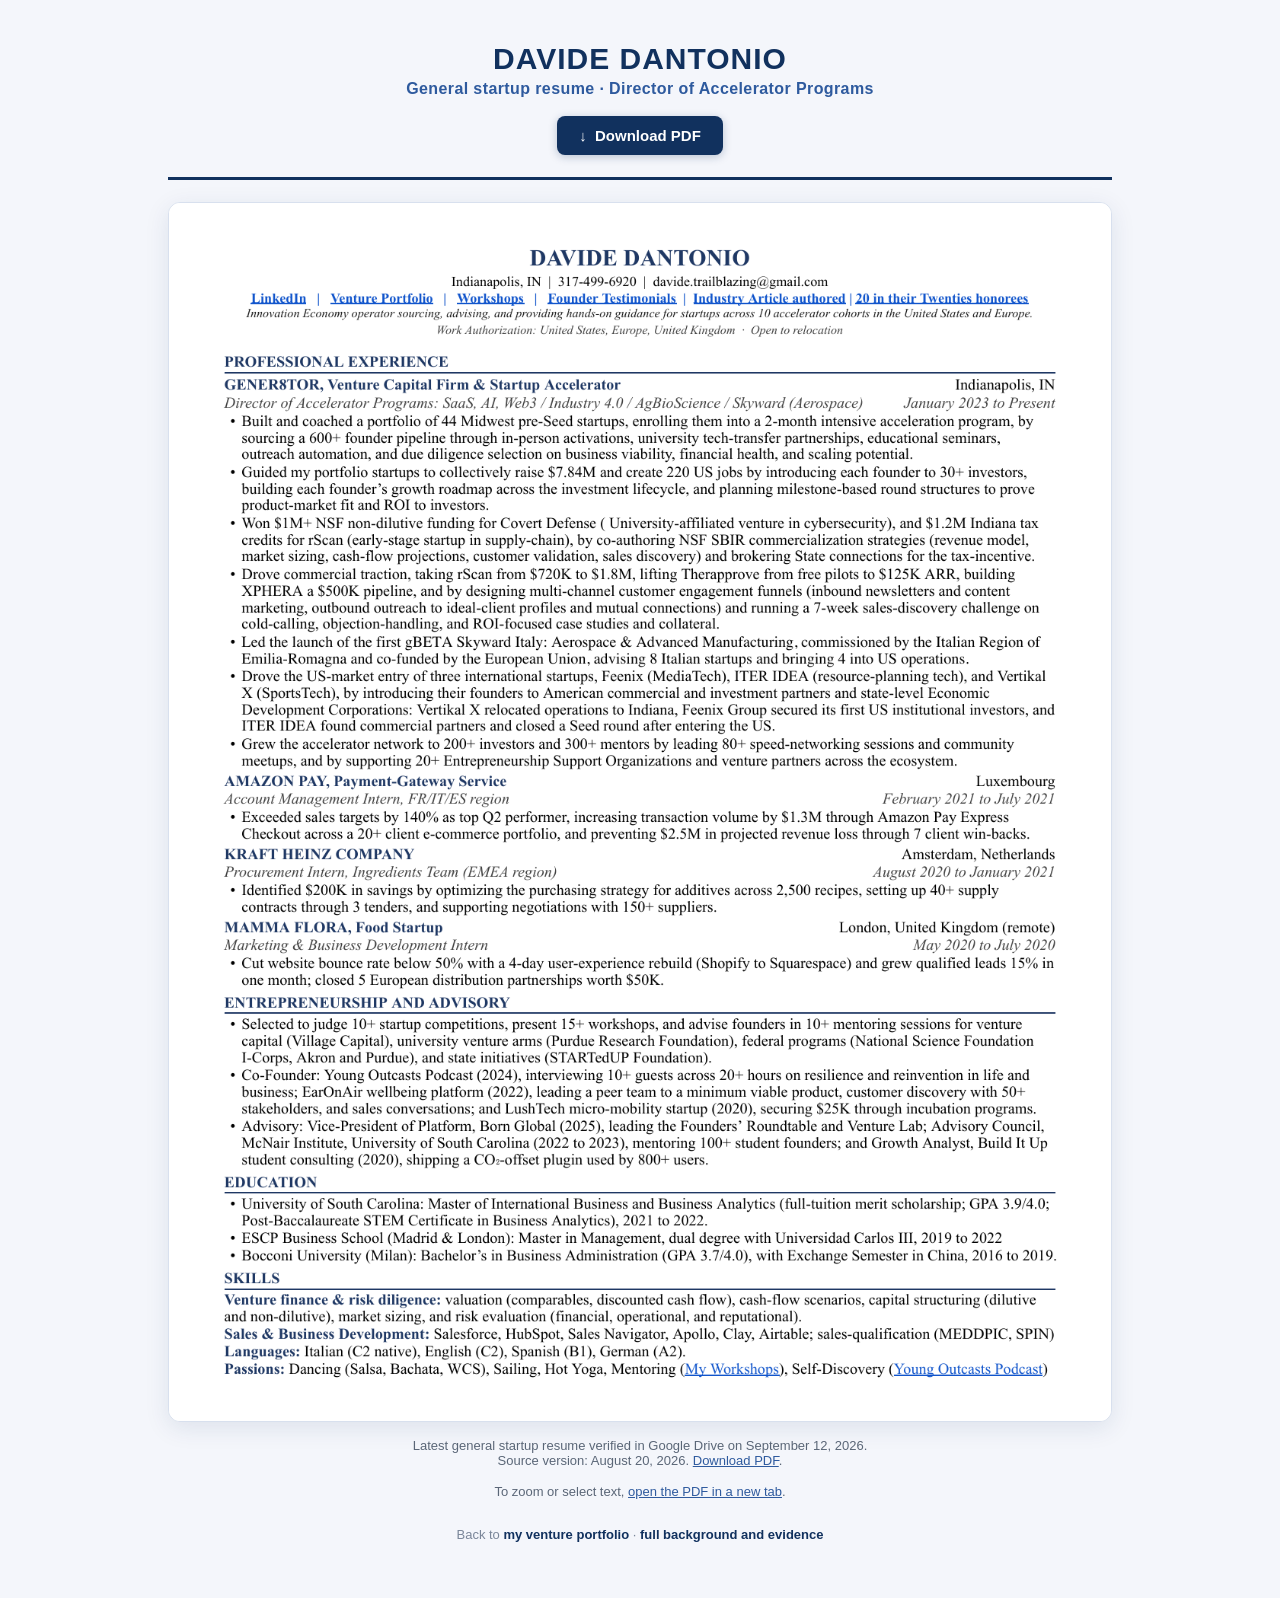
<file: resume.html>
<!doctype html>
<html lang="en">
<head>
<meta charset="utf-8">
<link rel="icon" type="image/gif" href="favicon.gif">
<meta name="viewport" content="width=device-width, initial-scale=1">
<title>Davide Dantonio - Resume · Director of Accelerator Programs</title>
<style>
  :root{ --navy:#11315E; --accent:#2E5A9E; --gold:#C9A24B; --ink:#1a2233; --bg:#f4f6fb; }
  *{ box-sizing:border-box; }
  body{ margin:0; font-family:-apple-system,BlinkMacSystemFont,"Segoe UI",Roboto,Helvetica,Arial,sans-serif; background:var(--bg); color:var(--ink); }
  .wrap{ max-width:980px; margin:0 auto; padding:28px 18px 56px; }
  header{ text-align:center; padding:14px 0 22px; border-bottom:3px solid var(--navy); margin-bottom:22px; }
  h1{ margin:0 0 4px; font-size:30px; letter-spacing:1px; color:var(--navy); }
  .sub{ color:var(--accent); font-weight:600; letter-spacing:.4px; margin-bottom:18px; }
  .btns{ display:flex; gap:12px; justify-content:center; flex-wrap:wrap; }
  .btn{ display:inline-flex; align-items:center; gap:8px; text-decoration:none; font-weight:700; font-size:15px; padding:11px 22px; border-radius:8px; }
  .btn.primary{ background:var(--navy); color:#fff; box-shadow:0 2px 8px rgba(17,49,94,.25); }
  .btn.primary:hover{ background:#0b2444; }
  .btn.ghost{ background:#fff; color:var(--navy); border:2px solid var(--navy); }
  .btn.ghost:hover{ background:#eef3fb; }
  .viewer{ background:#fff; border:1px solid #d8e0ee; border-radius:12px; overflow:hidden; box-shadow:0 6px 24px rgba(17,49,94,.10); }
  .viewer img{ display:block; width:100%; height:auto; }
  .note{ text-align:center; color:#5a6677; font-size:13px; margin-top:16px; }
  .note a{ color:var(--accent); }
  footer{ text-align:center; color:#7a8699; font-size:13px; margin-top:28px; }
  footer a{ color:var(--navy); font-weight:600; text-decoration:none; }
</style>
</head>
<body>
<div class="wrap">
  <header>
    <h1>DAVIDE DANTONIO</h1>
    <div class="sub">General startup resume &middot; Director of Accelerator Programs</div>
    <div class="btns">
      <a class="btn primary" href="resume.pdf" download="Davide-Dantonio-Resume.pdf">&#8595;&nbsp; Download PDF</a>
    </div>
  </header>

  <div class="viewer">
    <a href="resume.pdf" target="_blank" rel="noopener" aria-label="Open the resume PDF"><img src="resume-preview.png" width="1237" height="1600" data-source-sha256="c3135135aa822a0e30c1c7c1278cfc50c2a0021c2a7181aef17d69006abbc7c3" alt="Preview of Davide Dantonio’s one-page general startup resume. Open the PDF to zoom or select text."></a>
  </div>

  <p class="note">Latest general startup resume verified in Google Drive on September 12, 2026.<br>Source version: August 20, 2026. <a href="resume.pdf">Download PDF</a>.</p>
  <p class="note">To zoom or select text, <a href="resume.pdf" target="_blank" rel="noopener">open the PDF in a new tab</a>.</p>

  <footer>
    Back to <a href="index.html">my venture portfolio</a> &middot; <a href="full-background.html">full background and evidence</a>
  </footer>
</div>
</body>
</html>
</file>
